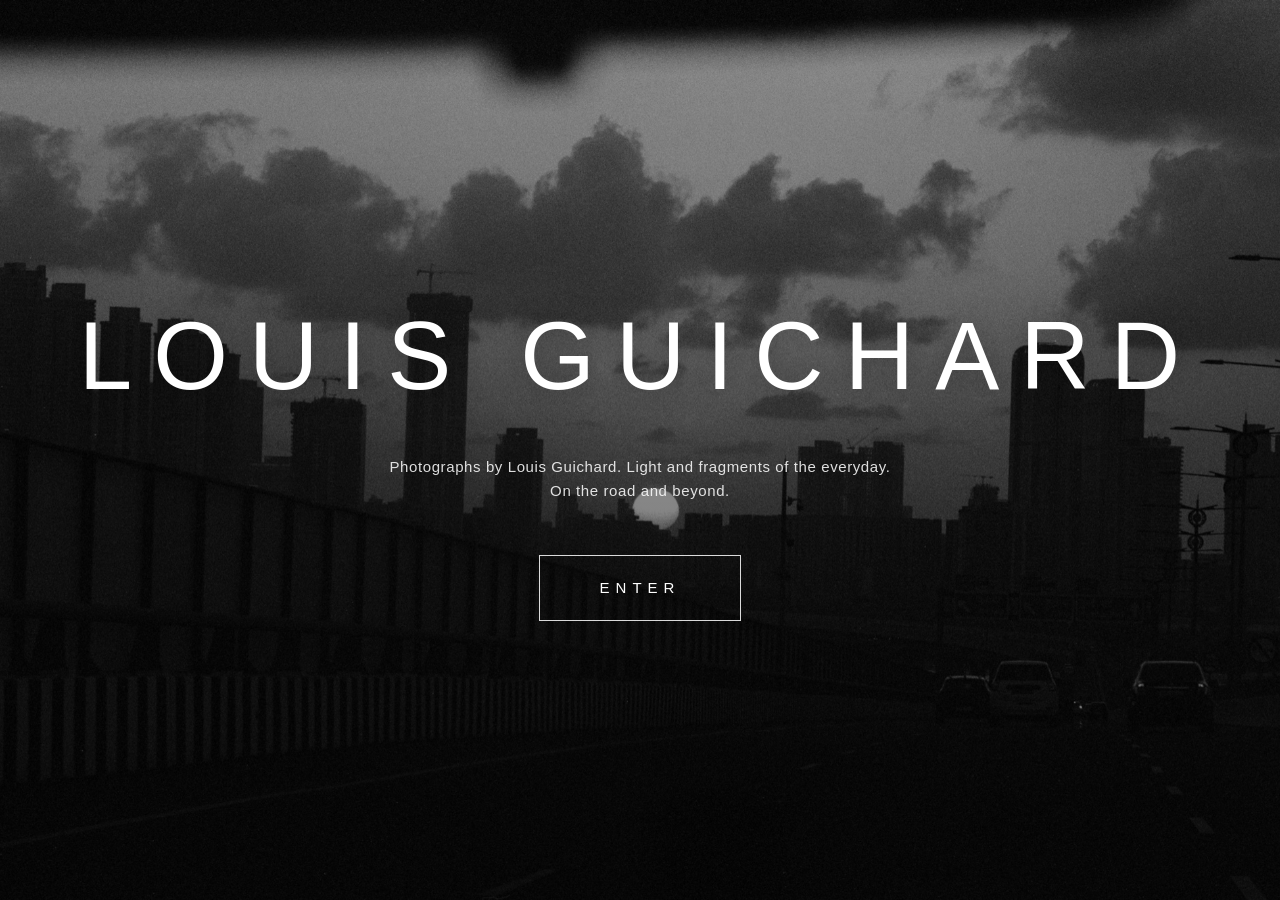
<file: index.html>
<!DOCTYPE html>
<html lang="en">
<head>
  <meta charset="UTF-8">
  <meta name="viewport" content="width=device-width, initial-scale=1.0">
  <title>Louis Guichard · Photographer</title>
  <meta name="description" content="Photographs by Louis Guichard.">
  <link rel="stylesheet" href="assets/style.css">
</head>
<body>
  <main class="splash splash--photo">
    <div class="splash-bg" aria-hidden="true"></div>
    <div class="splash-scrim" aria-hidden="true"></div>
    <div class="splash-content">
      <h1 data-site-name>Louis Guichard</h1>
      <p class="descriptor">Photographs by Louis Guichard. Light and fragments of the everyday. On the road and beyond.</p>
      <a class="enter" href="work.html">Enter</a>
    </div>
  </main>
  <script src="assets/data.js"></script>
  <script src="assets/app.js"></script>
</body>
</html>
</file>
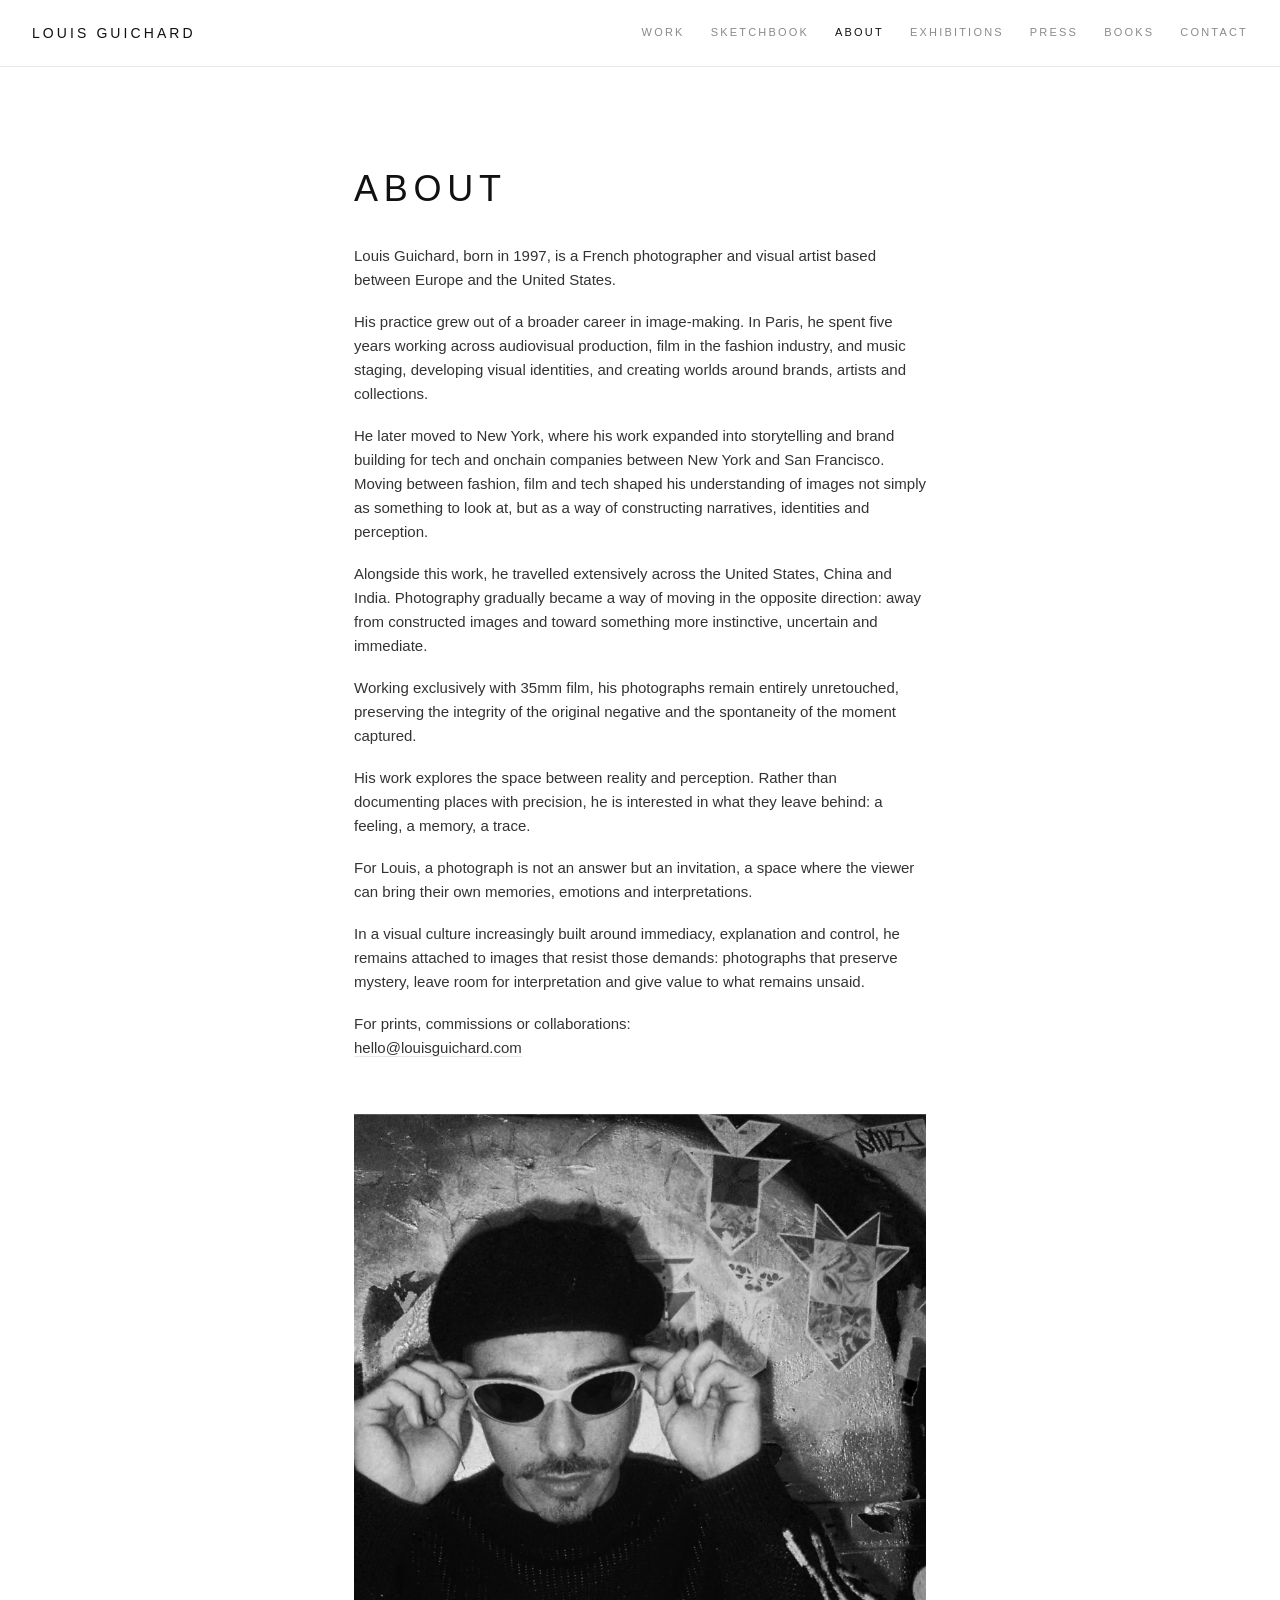
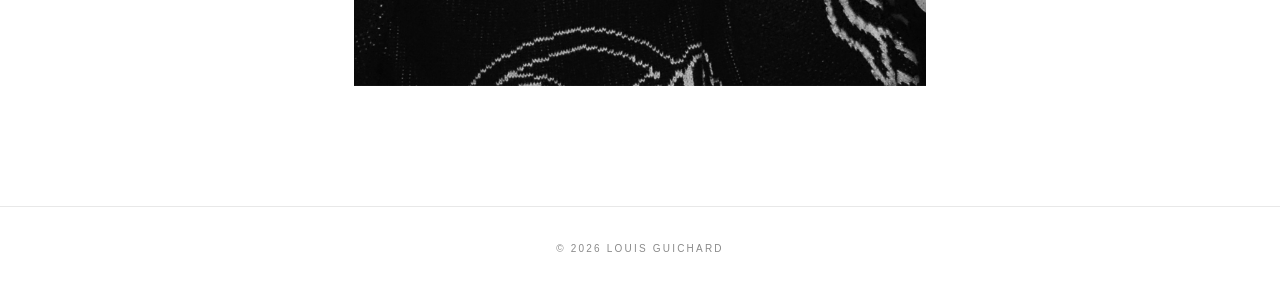
<file: about.html>
<!DOCTYPE html>
<html lang="en">
<head>
  <meta charset="UTF-8">
  <meta name="viewport" content="width=device-width, initial-scale=1.0">
  <title>About · Louis Guichard</title>
  <link rel="stylesheet" href="assets/style.css">
</head>
<body>
  <header class="site-header">
    <a class="brand" href="index.html" data-site-name>Louis Guichard</a>
    <button class="nav-toggle" aria-label="Menu">Menu</button>
    <nav class="site-nav"></nav>
  </header>

  <main>
    <article class="page">
      <h1>About</h1>
      <p>Louis Guichard, born in 1997, is a French photographer and visual artist based between Europe and the United States.</p>
      <p>His practice grew out of a broader career in image-making. In Paris, he spent five years working across audiovisual production, film in the fashion industry, and music staging, developing visual identities, and creating worlds around brands, artists and collections.</p>
      <p>He later moved to New York, where his work expanded into storytelling and brand building for tech and onchain companies between New York and San Francisco. Moving between fashion, film and tech shaped his understanding of images not simply as something to look at, but as a way of constructing narratives, identities and perception.</p>
      <p>Alongside this work, he travelled extensively across the United States, China and India. Photography gradually became a way of moving in the opposite direction: away from constructed images and toward something more instinctive, uncertain and immediate.</p>
      <p>Working exclusively with 35mm film, his photographs remain entirely unretouched, preserving the integrity of the original negative and the spontaneity of the moment captured.</p>
      <p>His work explores the space between reality and perception. Rather than documenting places with precision, he is interested in what they leave behind: a feeling, a memory, a trace.</p>
      <p>For Louis, a photograph is not an answer but an invitation, a space where the viewer can bring their own memories, emotions and interpretations.</p>
      <p>In a visual culture increasingly built around immediacy, explanation and control, he remains attached to images that resist those demands: photographs that preserve mystery, leave room for interpretation and give value to what remains unsaid.</p>
      <p>For prints, commissions or collaborations:<br>
      <a class="link" data-site-email href="mailto:">hello@louisguichard.com</a></p>
      <figure class="page-photo">
        <img src="assets/img/about/portrait.jpg" alt="Louis Guichard" width="1598" height="1600" loading="lazy" decoding="async">
      </figure>
    </article>
  </main>

  <footer class="site-footer">
    &copy; <span data-year></span> <span data-site-name>Louis Guichard</span>
  </footer>

  <script src="assets/data.js"></script>
  <script src="assets/app.js"></script>
</body>
</html>
</file>
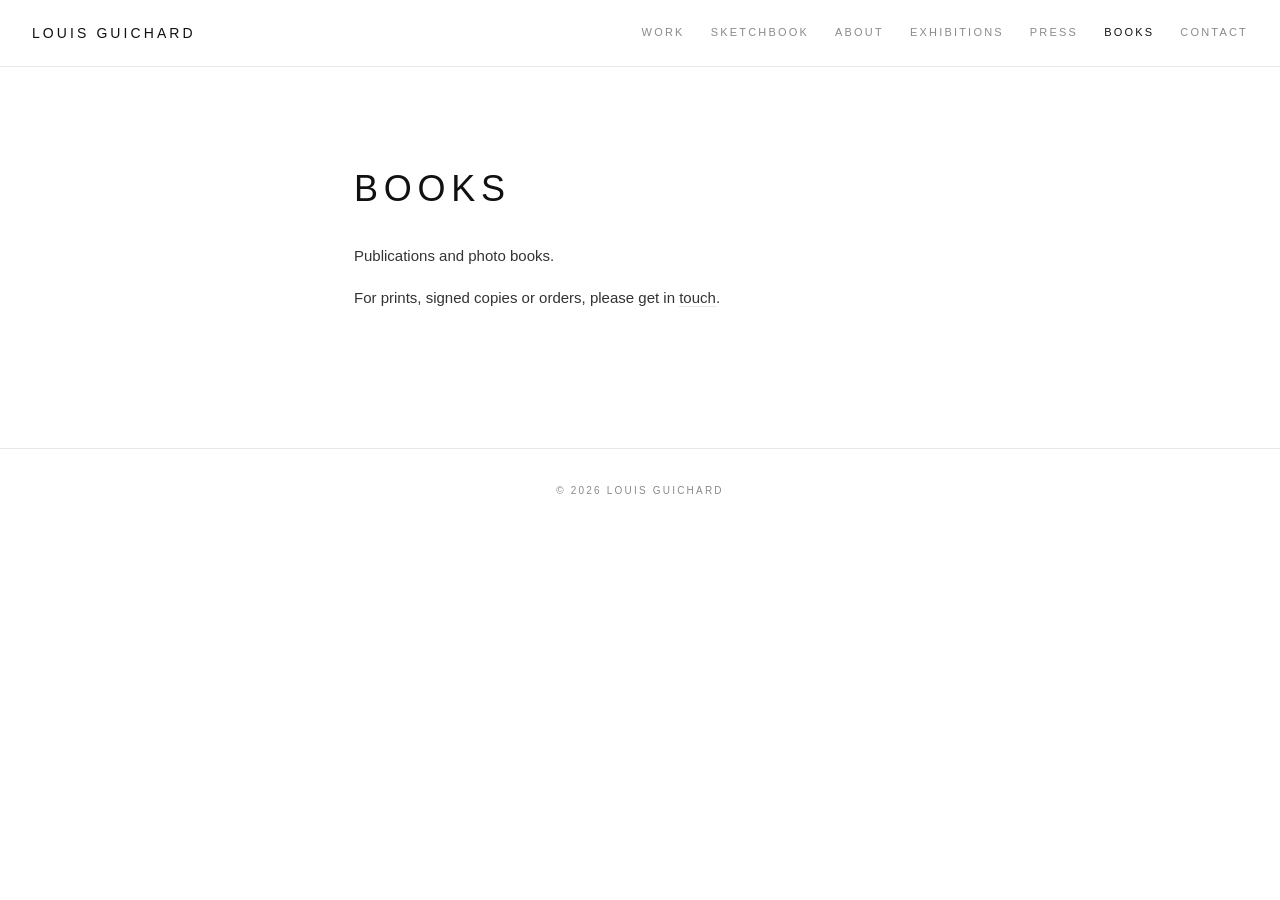
<file: books.html>
<!DOCTYPE html>
<html lang="en">
<head>
  <meta charset="UTF-8">
  <meta name="viewport" content="width=device-width, initial-scale=1.0">
  <title>Books · Louis Guichard</title>
  <link rel="stylesheet" href="assets/style.css">
</head>
<body>
  <header class="site-header">
    <a class="brand" href="index.html" data-site-name>Louis Guichard</a>
    <button class="nav-toggle" aria-label="Menu">Menu</button>
    <nav class="site-nav"></nav>
  </header>

  <main>
    <article class="page">
      <h1>Books</h1>
      <p>Publications and photo books.</p>
      <p>For prints, signed copies or orders, please get in <a class="link" href="contact.html">touch</a>.</p>
    </article>
  </main>

  <footer class="site-footer">
    &copy; <span data-year></span> <span data-site-name>Louis Guichard</span>
  </footer>

  <script src="assets/data.js"></script>
  <script src="assets/app.js"></script>
</body>
</html>
</file>
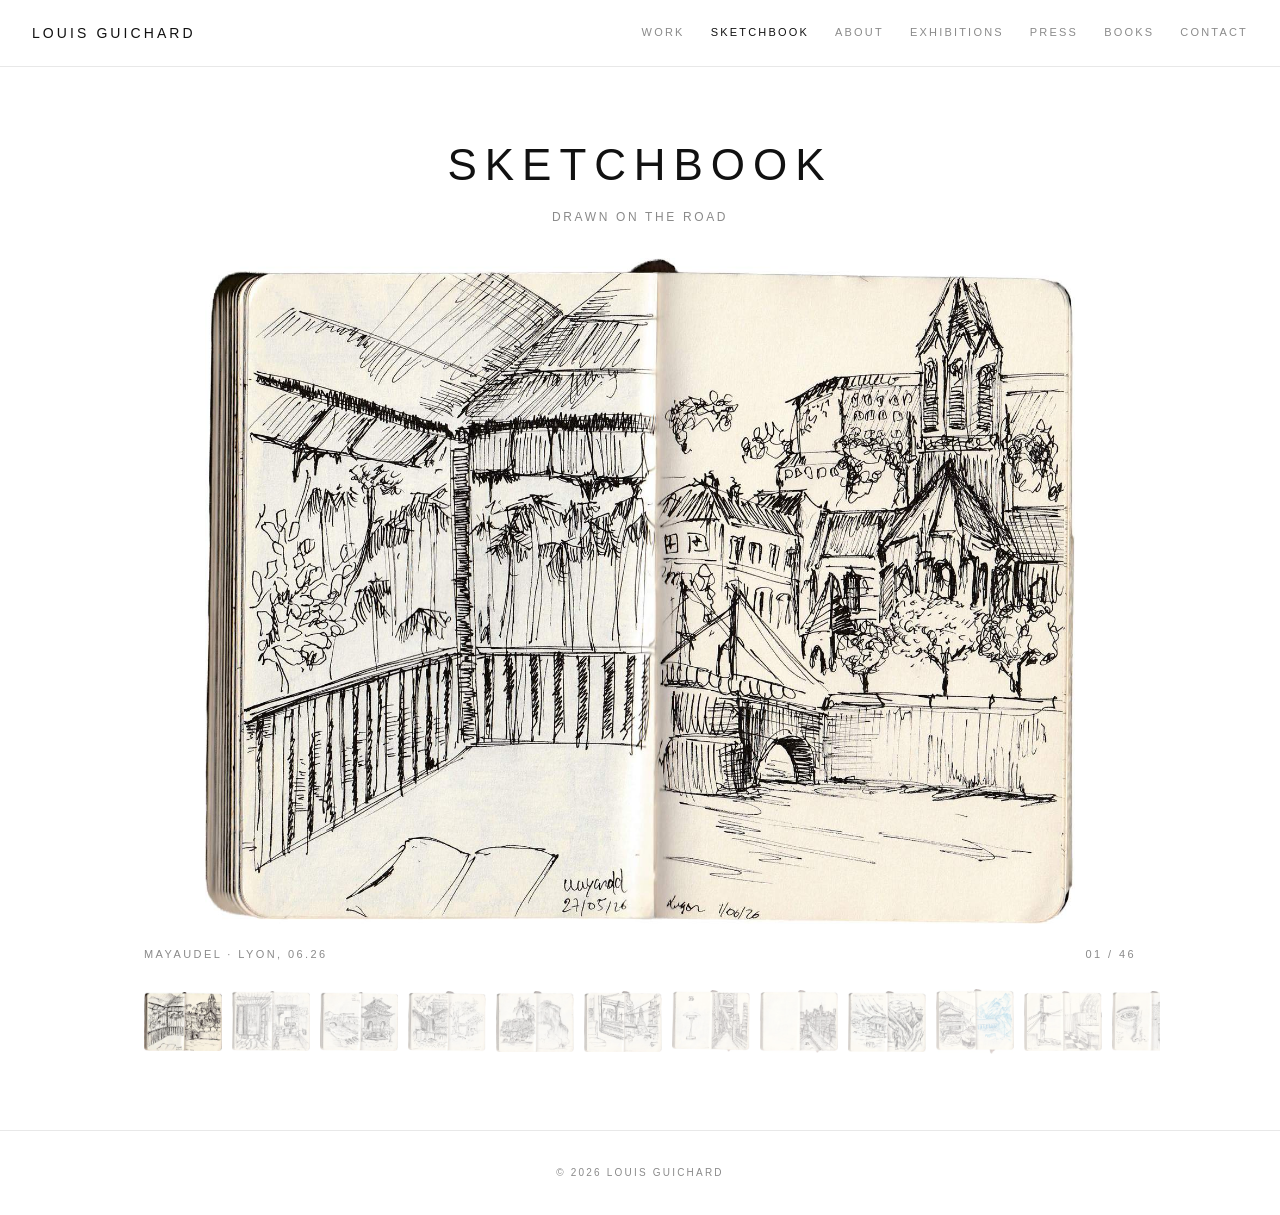
<file: carnet.html>
<!DOCTYPE html>
<html lang="en">
<head>
  <meta charset="UTF-8">
  <meta name="viewport" content="width=device-width, initial-scale=1.0">
  <title>Sketchbook · Louis Guichard</title>
  <link rel="stylesheet" href="assets/style.css">
</head>
<body>
  <header class="site-header">
    <a class="brand" href="index.html" data-site-name>Louis Guichard</a>
    <button class="nav-toggle" aria-label="Menu">Menu</button>
    <nav class="site-nav"></nav>
  </header>

  <main>
    <section class="sketchbook">
      <div class="gallery-head">
        <h1>Sketchbook</h1>
        <p>Drawn on the road</p>
      </div>

      <div class="sb-stage" id="sb-stage">
        <div class="sb-track" id="sb-track"></div>
        <button class="sb-arrow sb-prev" aria-label="Previous page">&#8249;</button>
        <button class="sb-arrow sb-next" aria-label="Next page">&#8250;</button>
      </div>

      <div class="sb-meta">
        <span class="sb-caption" id="sb-caption"></span>
        <span class="sb-count" id="sb-count"></span>
      </div>

      <div class="sb-strip" id="sb-strip"></div>
    </section>
  </main>

  <footer class="site-footer">
    &copy; <span data-year></span> <span data-site-name>Louis Guichard</span>
  </footer>

  <script src="assets/data.js"></script>
  <script src="assets/sketchbook.js"></script>
  <script src="assets/app.js"></script>
</body>
</html>
</file>
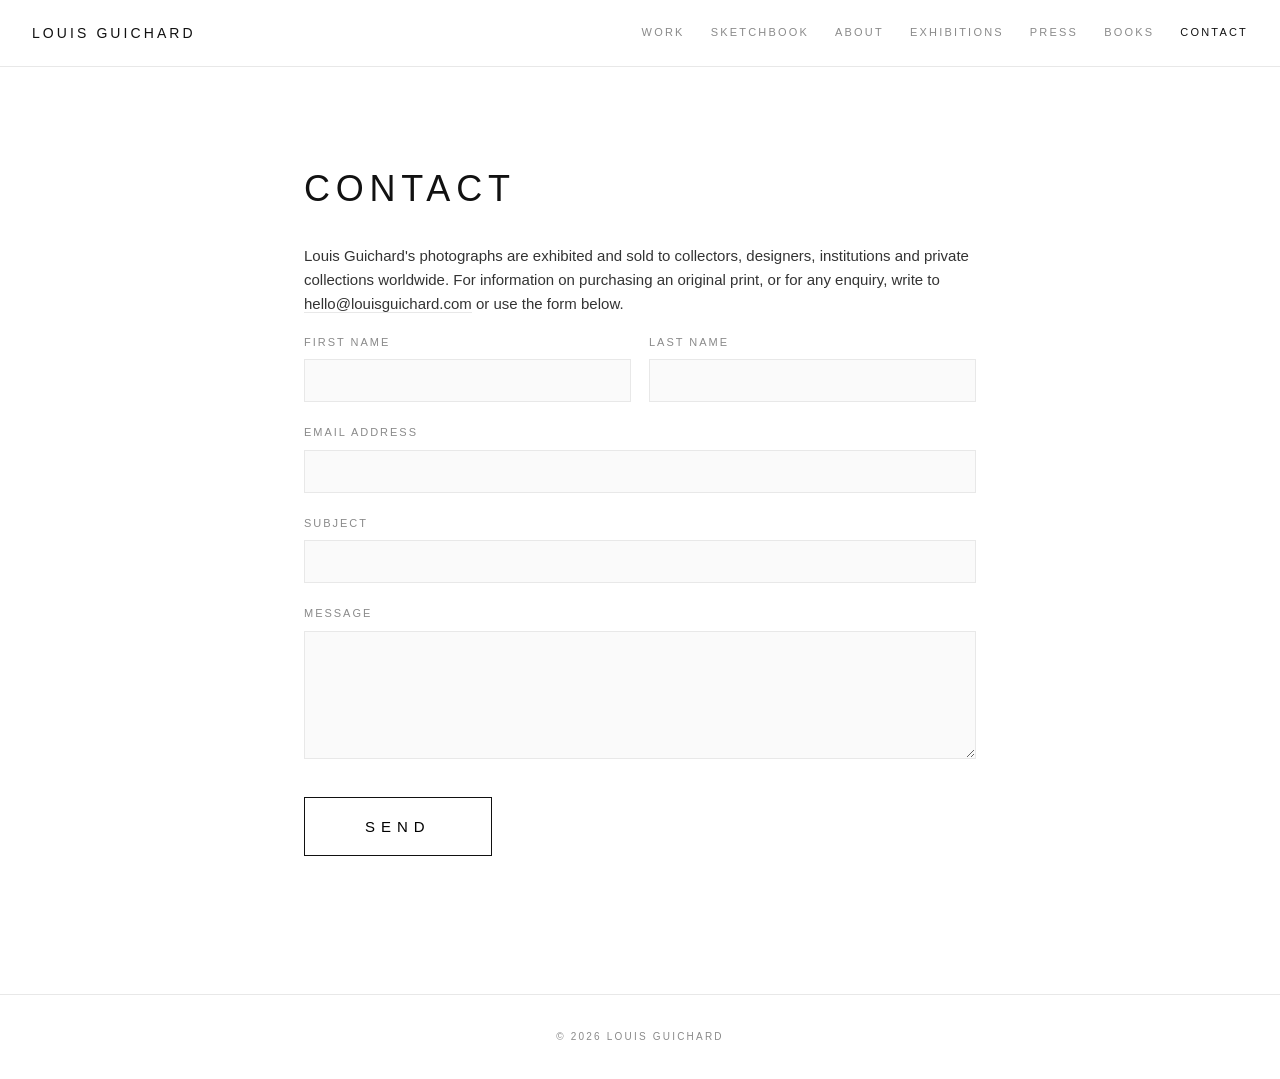
<file: contact.html>
<!DOCTYPE html>
<html lang="en">
<head>
  <meta charset="UTF-8">
  <meta name="viewport" content="width=device-width, initial-scale=1.0">
  <title>Contact · Louis Guichard</title>
  <link rel="stylesheet" href="assets/style.css">
</head>
<body>
  <header class="site-header">
    <a class="brand" href="index.html" data-site-name>Louis Guichard</a>
    <button class="nav-toggle" aria-label="Menu">Menu</button>
    <nav class="site-nav"></nav>
  </header>

  <main>
    <article class="page page--contact">
      <h1>Contact</h1>
      <p class="contact-intro">Louis Guichard's photographs are exhibited and sold to collectors, designers, institutions and private collections worldwide. For information on purchasing an original print, or for any enquiry, write to <a class="link" data-site-email href="mailto:">hello@louisguichard.com</a> or use the form below.</p>

      <form class="contact-form" id="contact-form" novalidate>
        <input type="hidden" name="access_key" value="YOUR_WEB3FORMS_ACCESS_KEY">
        <input type="hidden" name="from_name" value="louisguichard.com">
        <input type="checkbox" name="botcheck" tabindex="-1" autocomplete="off" style="display:none">

        <div class="field-row">
          <div class="field">
            <label for="first_name">First name</label>
            <input type="text" id="first_name" name="first_name" required autocomplete="given-name">
          </div>
          <div class="field">
            <label for="last_name">Last name</label>
            <input type="text" id="last_name" name="last_name" required autocomplete="family-name">
          </div>
        </div>

        <div class="field">
          <label for="email">Email address</label>
          <input type="email" id="email" name="email" required autocomplete="email">
        </div>

        <div class="field">
          <label for="subject">Subject</label>
          <input type="text" id="subject" name="subject" required>
        </div>

        <div class="field">
          <label for="message">Message</label>
          <textarea id="message" name="message" rows="6" required></textarea>
        </div>

        <button type="submit" class="enter" id="contact-submit">Send</button>
        <p class="form-status" id="form-status" role="status" aria-live="polite"></p>
      </form>
    </article>
  </main>

  <footer class="site-footer">
    &copy; <span data-year></span> <span data-site-name>Louis Guichard</span>
  </footer>

  <script src="assets/data.js"></script>
  <script src="assets/app.js"></script>
</body>
</html>
</file>
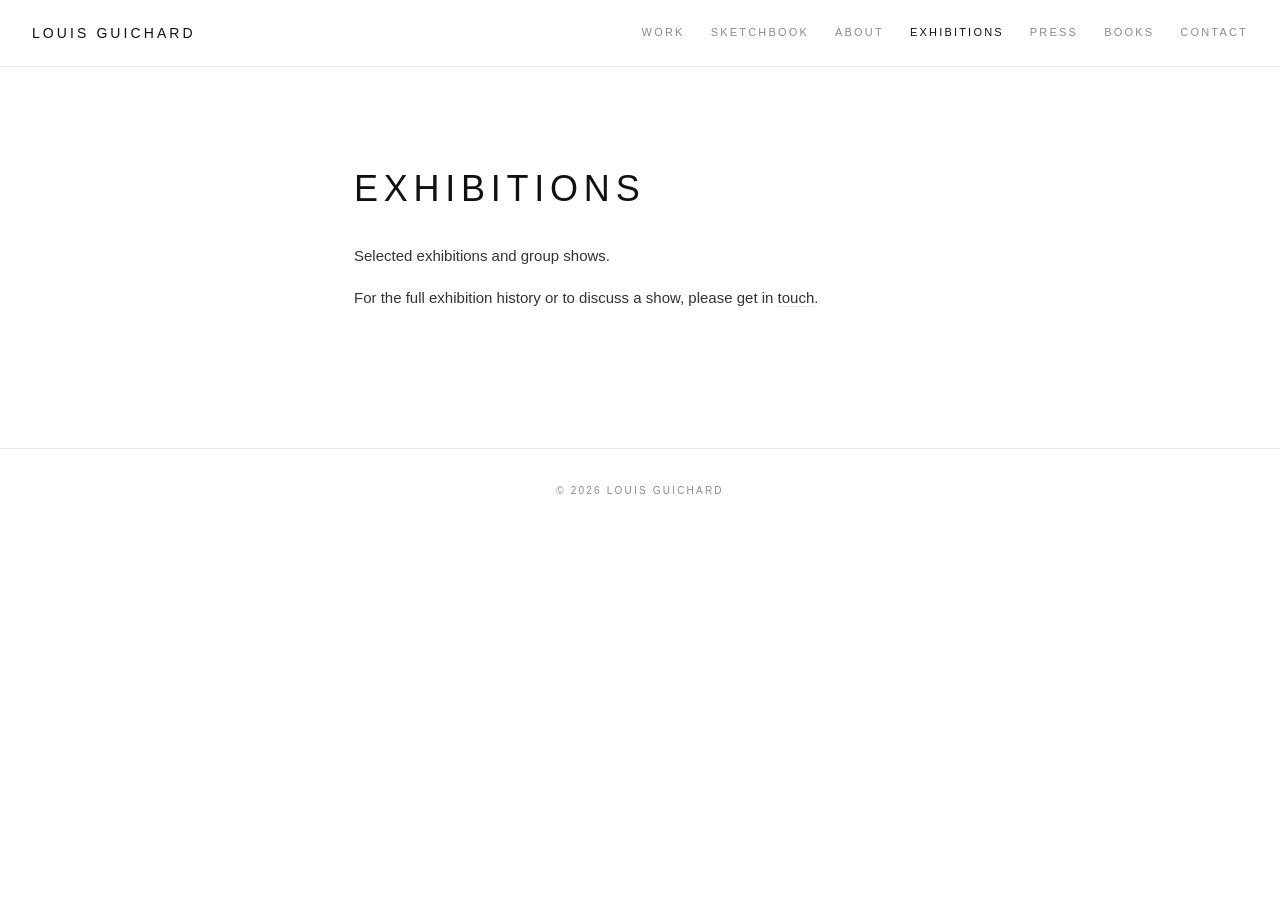
<file: exhibitions.html>
<!DOCTYPE html>
<html lang="en">
<head>
  <meta charset="UTF-8">
  <meta name="viewport" content="width=device-width, initial-scale=1.0">
  <title>Exhibitions · Louis Guichard</title>
  <link rel="stylesheet" href="assets/style.css">
</head>
<body>
  <header class="site-header">
    <a class="brand" href="index.html" data-site-name>Louis Guichard</a>
    <button class="nav-toggle" aria-label="Menu">Menu</button>
    <nav class="site-nav"></nav>
  </header>

  <main>
    <article class="page">
      <h1>Exhibitions</h1>
      <p>Selected exhibitions and group shows.</p>
      <p>For the full exhibition history or to discuss a show, please get in <a class="link" href="contact.html">touch</a>.</p>
    </article>
  </main>

  <footer class="site-footer">
    &copy; <span data-year></span> <span data-site-name>Louis Guichard</span>
  </footer>

  <script src="assets/data.js"></script>
  <script src="assets/app.js"></script>
</body>
</html>
</file>
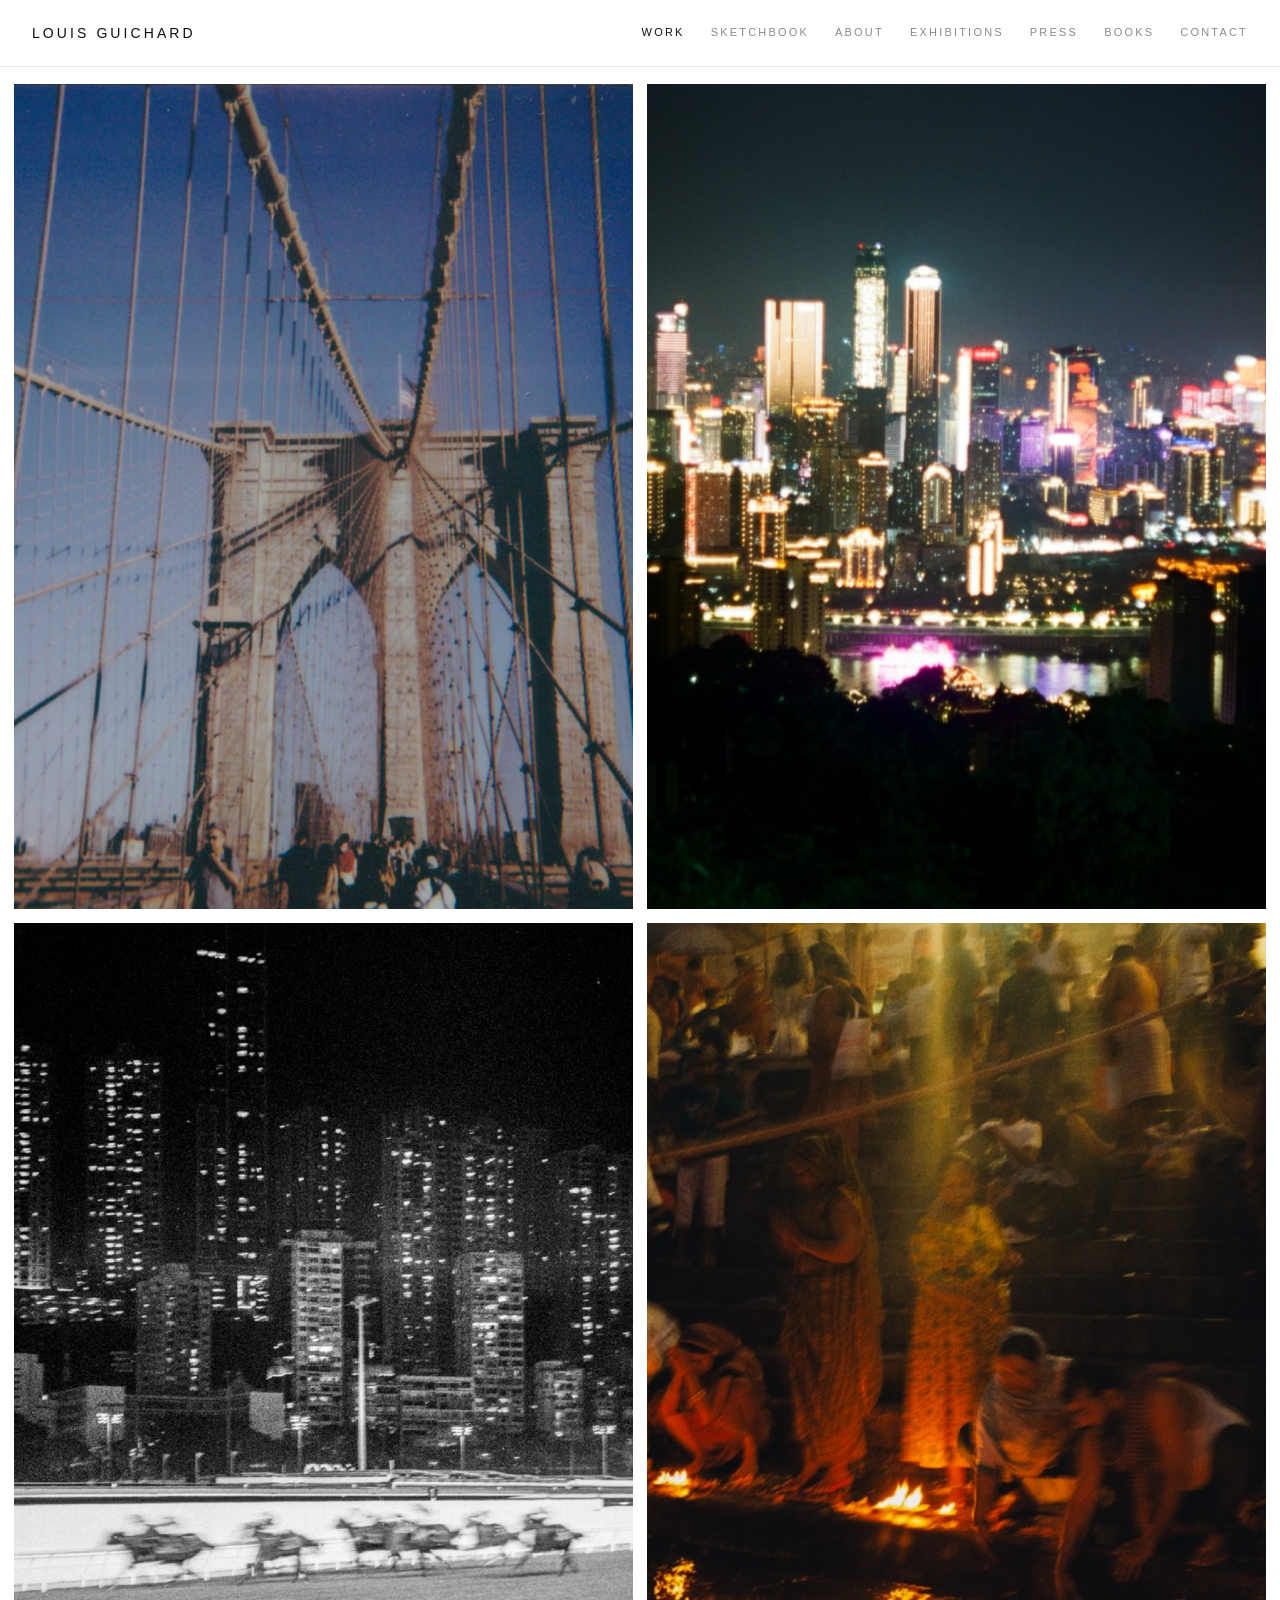
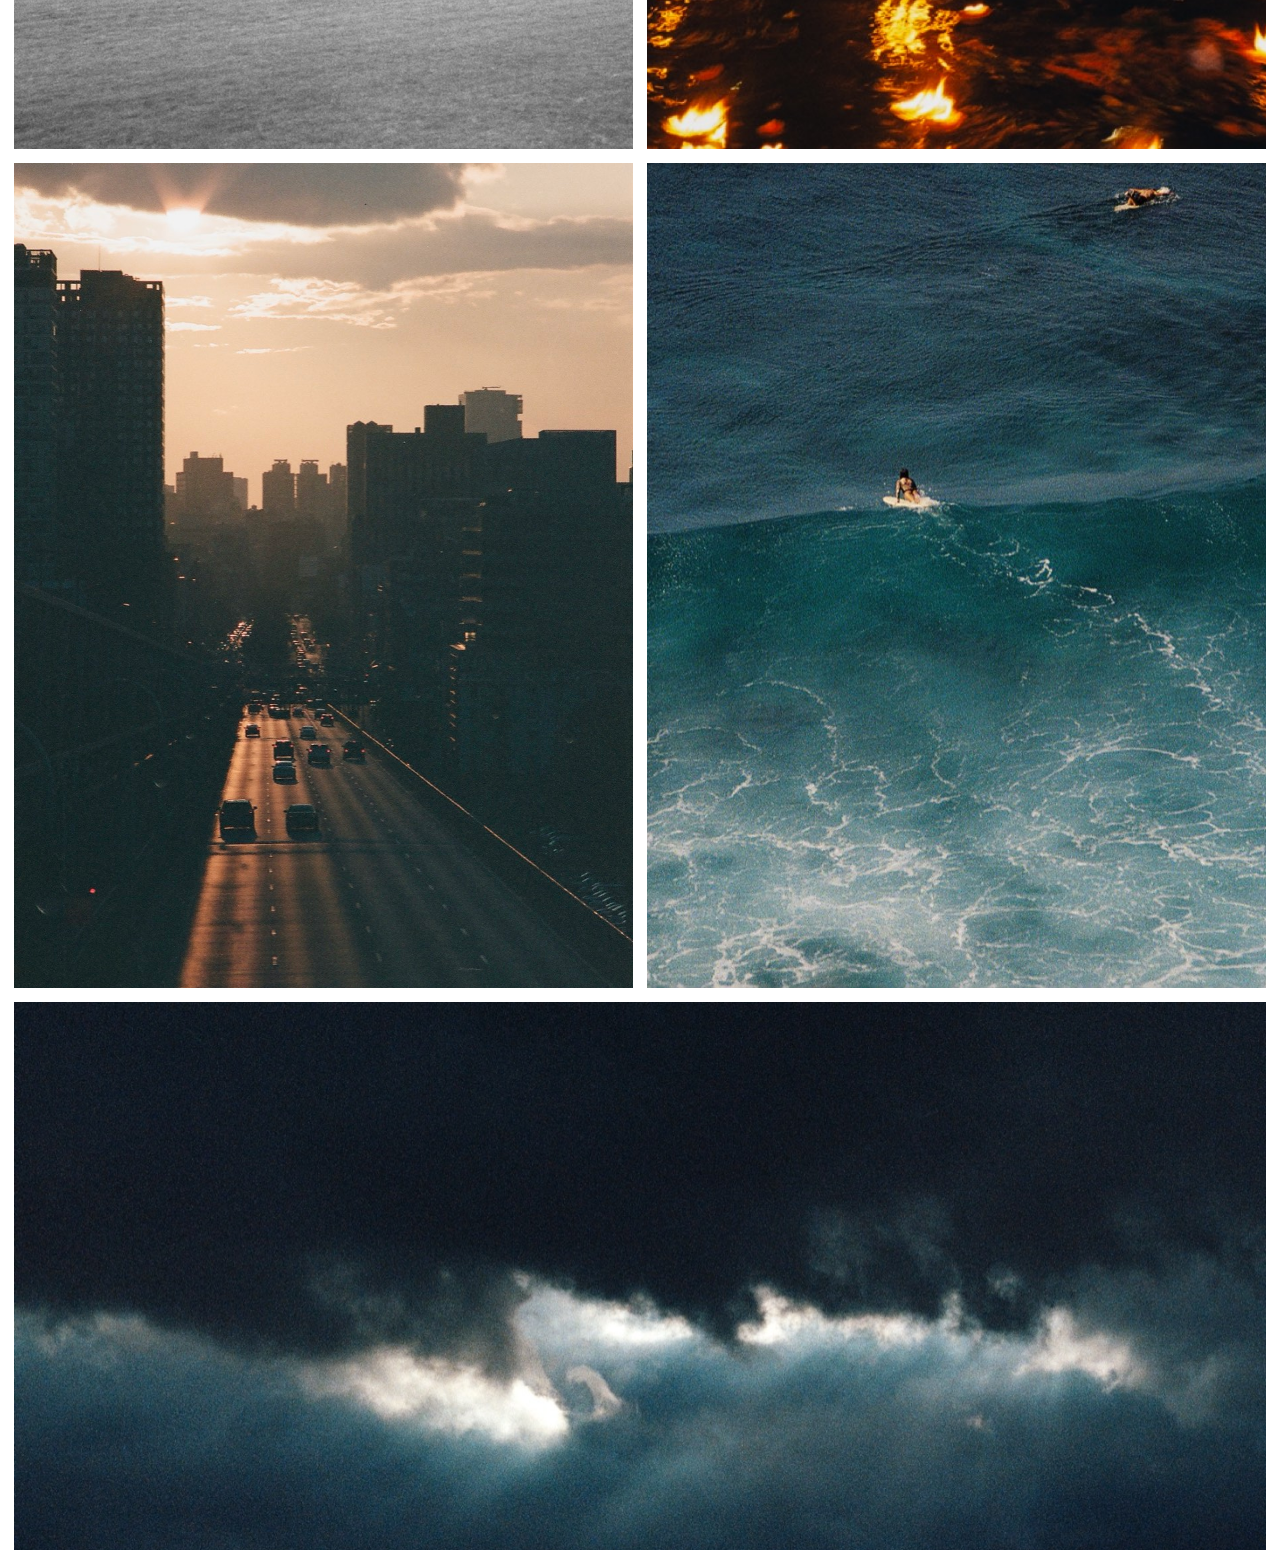
<file: gallery.html>
<!DOCTYPE html>
<html lang="en">
<head>
  <meta charset="UTF-8">
  <meta name="viewport" content="width=device-width, initial-scale=1.0">
  <title>Gallery · Louis Guichard</title>
  <link rel="stylesheet" href="assets/style.css">
</head>
<body>
  <header class="site-header">
    <a class="brand" href="index.html" data-site-name>Louis Guichard</a>
    <button class="nav-toggle" aria-label="Menu">Menu</button>
    <nav class="site-nav"></nav>
  </header>

  <main>
    <div class="gallery-head">
      <h1 id="gallery-title">&nbsp;</h1>
      <p id="gallery-sub"></p>
    </div>
    <section class="gallery" id="gallery"><!-- images injected by app.js --></section>
    <nav class="gallery-nav" id="gallery-nav"></nav>
  </main>

  <script src="assets/data.js"></script>
  <script src="assets/app.js"></script>
</body>
</html>
</file>
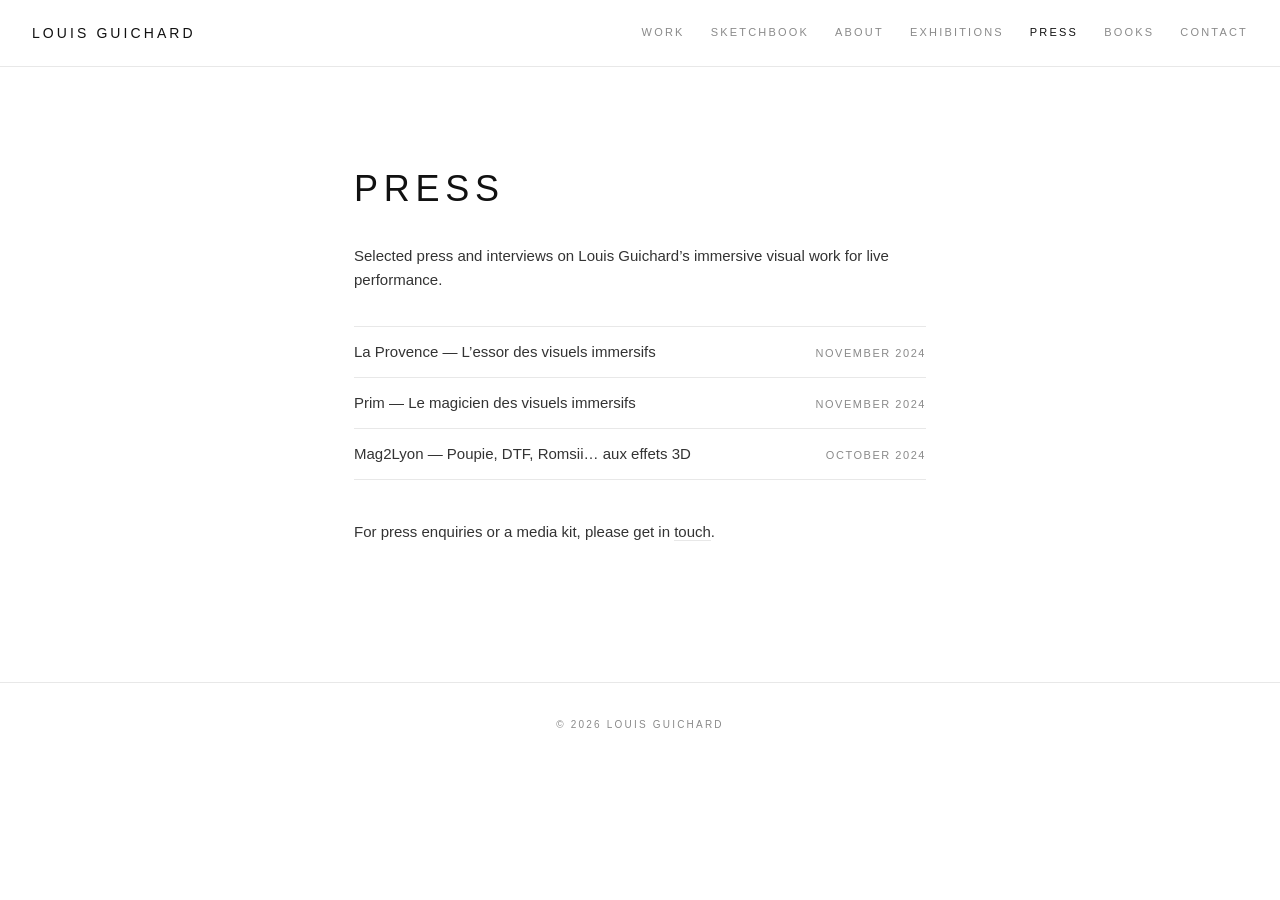
<file: press.html>
<!DOCTYPE html>
<html lang="en">
<head>
  <meta charset="UTF-8">
  <meta name="viewport" content="width=device-width, initial-scale=1.0">
  <title>Press · Louis Guichard</title>
  <link rel="stylesheet" href="assets/style.css">
</head>
<body>
  <header class="site-header">
    <a class="brand" href="index.html" data-site-name>Louis Guichard</a>
    <button class="nav-toggle" aria-label="Menu">Menu</button>
    <nav class="site-nav"></nav>
  </header>

  <main>
    <article class="page">
      <h1>Press</h1>
      <p>Selected press and interviews on Louis Guichard’s immersive visual work for live performance.</p>

      <ul class="press-list">
        <li>
          <a class="link" href="https://www.laprovence.com/article/culture-loisirs/1186447586650514/louis-guichard-et-lessor-des-visuels-immersifs-revolutionner-lexperience-du-spectacle-vivant" target="_blank" rel="noopener" title="Louis Guichard et l’essor des visuels immersifs : révolutionner l’expérience du spectacle vivant">La Provence — L’essor des visuels immersifs</a>
          <span class="press-date">November 2024</span>
        </li>
        <li>
          <a class="link" href="https://prim.net/louis-guichard-le-magicien-des-visuels-immersifs-qui-revolutionne-la-scene-musicale/" target="_blank" rel="noopener" title="Louis Guichard, le magicien des visuels immersifs qui révolutionne la scène musicale">Prim — Le magicien des visuels immersifs</a>
          <span class="press-date">November 2024</span>
        </li>
        <li>
          <a class="link" href="https://www.mag2lyon.fr/poupie-dtf-romsii-aux-effets-3d-un-jeune-lyonnais/" target="_blank" rel="noopener" title="Poupie, DTF, Romsii… Aux effets 3D : un jeune lyonnais !">Mag2Lyon — Poupie, DTF, Romsii… aux effets 3D</a>
          <span class="press-date">October 2024</span>
        </li>
      </ul>

      <p>For press enquiries or a media kit, please get in <a class="link" href="contact.html">touch</a>.</p>
    </article>
  </main>

  <footer class="site-footer">
    &copy; <span data-year></span> <span data-site-name>Louis Guichard</span>
  </footer>

  <script src="assets/data.js"></script>
  <script src="assets/app.js"></script>
</body>
</html>
</file>
<file: assets/style.css>
/* ===== Louis Guichard Photography ===== */
:root {
  --bg: #ffffff;
  --fg: #111111;
  --muted: #8a8a8a;
  --line: #e8e8e8;
  --maxw: 1040px;
  --ease: cubic-bezier(.22,.61,.36,1);
}

* { box-sizing: border-box; }

html, body { margin: 0; padding: 0; }

body {
  background: var(--bg);
  color: var(--fg);
  font-family: -apple-system, BlinkMacSystemFont, "Helvetica Neue", Helvetica, Arial, sans-serif;
  font-weight: 300;
  -webkit-font-smoothing: antialiased;
  text-rendering: optimizeLegibility;
  line-height: 1.6;
}

a { color: inherit; text-decoration: none; }

img { display: block; max-width: 100%; }

/* ---------- shared type ---------- */
.eyebrow {
  font-size: 11px;
  letter-spacing: .28em;
  text-transform: uppercase;
  color: var(--muted);
}

/* ===================================================== */
/* SPLASH (index.html)                                   */
/* ===================================================== */
.splash {
  min-height: 100vh;
  min-height: 100svh;
  display: flex;
  flex-direction: column;
  align-items: center;
  justify-content: center;
  text-align: center;
  padding: 40px 24px;
}
.splash h1 {
  font-size: clamp(40px, 9.5vw, 96px);
  font-weight: 300;
  letter-spacing: .22em;
  text-transform: uppercase;
  margin: 0 0 22px;
}
.splash .descriptor {
  max-width: 520px;
  font-size: 15px;
  letter-spacing: .04em;
  color: var(--muted);
  margin: 0 auto 52px;
}
.enter {
  display: inline-block;
  font-size: 15px;
  letter-spacing: .4em;
  text-transform: uppercase;
  padding: 20px 60px;
  border: 1px solid var(--fg);
  transition: background .4s var(--ease), color .4s var(--ease);
}
.enter:hover { background: var(--fg); color: var(--bg); }

.socials {
  margin-top: 50px;
  display: flex;
  gap: 22px;
  align-items: center;
}
.socials a {
  font-size: 11px;
  letter-spacing: .2em;
  text-transform: uppercase;
  color: var(--muted);
  transition: color .3s var(--ease);
}
.socials a:hover { color: var(--fg); }

/* ---- splash with background photo (white text on dark scrim) ---- */
.splash--photo { position: relative; color: #fff; overflow: hidden; }
.splash-bg {
  position: fixed;
  inset: 0;
  background-image: url("img/home-bg.jpg");
  background-size: cover;
  background-position: center;
  z-index: 0;
}
.splash-scrim {
  position: fixed;
  inset: 0;
  background: linear-gradient(rgba(0,0,0,.42), rgba(0,0,0,.52));
  z-index: 1;
}
.splash-content { position: relative; z-index: 2; }
.splash--photo h1 { color: #fff; text-shadow: 0 1px 30px rgba(0,0,0,.35); }
.splash--photo .descriptor { color: rgba(255,255,255,.86); }
.splash--photo .enter { border-color: rgba(255,255,255,.85); color: #fff; }
.splash--photo .enter:hover { background: #fff; color: #111; border-color: #fff; }
.splash--photo .socials a { color: rgba(255,255,255,.7); }
.splash--photo .socials a:hover { color: #fff; }

/* ===================================================== */
/* HEADER / NAV (inner pages)                            */
/* ===================================================== */
.site-header {
  position: fixed;
  top: 0; left: 0; right: 0;
  z-index: 50;
  display: flex;
  align-items: center;
  justify-content: space-between;
  padding: 22px 32px;
  background: rgba(255,255,255,.86);
  backdrop-filter: saturate(120%) blur(8px);
  border-bottom: 1px solid var(--line);
}
.site-header .brand {
  font-size: 14px;
  letter-spacing: .22em;
  text-transform: uppercase;
}
.site-nav { display: flex; gap: 26px; }
.site-nav a {
  font-size: 11px;
  letter-spacing: .2em;
  text-transform: uppercase;
  color: var(--muted);
  transition: color .3s var(--ease);
}
.site-nav a:hover, .site-nav a.active { color: var(--fg); }

.nav-toggle { display: none; background: none; border: 0; cursor: pointer; font-size: 11px; letter-spacing:.2em; text-transform:uppercase; color: var(--fg); }

main { padding-top: 70px; }

/* ===================================================== */
/* WORK INDEX (work.html)                                */
/* ===================================================== */
.index-grid {
  display: grid;
  grid-template-columns: repeat(2, 1fr);
  gap: 14px;
  max-width: 1500px;
  margin: 0 auto;
  padding: 14px;
}
.index-item {
  position: relative;
  display: block;
  overflow: hidden;
  aspect-ratio: 3 / 4;
  background: #ececec;
}
/* a lone last item spans full width (banner), like the reference bottom block */
.index-item:last-child:nth-child(odd) {
  grid-column: 1 / -1;
  aspect-ratio: 16 / 7;
}
.index-item img {
  width: 100%; height: 100%;
  object-fit: cover;
  display: block;
  transition: transform 1.4s var(--ease);
  -webkit-user-drag: none; user-select: none;
  -webkit-touch-callout: none; -webkit-user-select: none; pointer-events: none;
}
.index-item:hover img { transform: scale(1.04); }
.index-overlay {
  position: absolute; inset: 0; z-index: 2;
  display: flex; align-items: center; justify-content: center;
  background: rgba(0,0,0,0);
  transition: background .45s var(--ease);
}
.index-item:hover .index-overlay { background: rgba(0,0,0,.34); }
.index-title {
  color: #fff;
  font-size: clamp(20px, 2.7vw, 36px);
  font-weight: 300;
  letter-spacing: .18em;
  text-transform: uppercase;
  text-align: center;
  padding: 0 18px;
  opacity: 0;
  transform: translateY(8px);
  transition: opacity .45s var(--ease), transform .45s var(--ease);
  text-shadow: 0 1px 24px rgba(0,0,0,.4);
}
.index-item:hover .index-title { opacity: 1; transform: none; }

/* ===================================================== */
/* GALLERY (gallery.html)                                */
/* ===================================================== */
.gallery-head {
  text-align: center;
  padding: 60px 24px 30px;
}
.gallery-head h1 {
  font-size: clamp(26px, 5vw, 44px);
  font-weight: 300;
  letter-spacing: .18em;
  text-transform: uppercase;
  margin: 0 0 8px;
}
.gallery-head p { color: var(--muted); font-size: 12px; letter-spacing: .22em; text-transform: uppercase; margin: 0; }

.gallery {
  max-width: 1280px;
  margin: 0 auto;
  padding: 14px 14px 80px;
  display: grid;
  grid-template-columns: repeat(3, 1fr);
  gap: 12px;
}
.gallery figure {
  margin: 0;
  position: relative;
  overflow: hidden;
  cursor: pointer;
  background: #f0f0f0;
}
/* transparent cover layer: deters drag / "save image as" (hits the layer, not the img) */
.gallery figure::after {
  content: "";
  position: absolute;
  inset: 0;
  z-index: 2;
}
.gallery img {
  display: block;
  width: 100%;
  aspect-ratio: 3 / 2;
  height: auto;
  object-fit: cover;
  opacity: 0;
  transform: scale(1.015);
  transition: opacity .8s var(--ease), transform 1.2s var(--ease);
  -webkit-user-drag: none;
  user-select: none;
  -webkit-touch-callout: none;
  -webkit-user-select: none;
  pointer-events: none;
}
/* polaroid series: keep the frame, no 3:2 crop */
.gallery--polaroid { max-width: 1180px; gap: 22px; }
.gallery--polaroid figure { background: transparent; }
.gallery--polaroid img { aspect-ratio: auto; object-fit: contain; }

.gallery img.in { opacity: 1; transform: none; }
.gallery figure:hover img.in { opacity: .82; }

.gallery-nav {
  display: flex;
  justify-content: space-between;
  max-width: var(--maxw);
  margin: 0 auto;
  padding: 0 24px 90px;
  font-size: 11px; letter-spacing: .2em; text-transform: uppercase;
  color: var(--muted);
}
.gallery-nav a { transition: color .3s var(--ease); }
.gallery-nav a:hover { color: var(--fg); }

/* ===================================================== */
/* TEXT PAGES (about / contact)                          */
/* ===================================================== */
.page {
  max-width: 620px;
  margin: 0 auto;
  padding: 90px 24px 120px;
}
.page h1 {
  font-size: clamp(24px, 4.4vw, 36px);
  font-weight: 300;
  letter-spacing: .16em;
  text-transform: uppercase;
  margin: 0 0 26px;
}
.page p { font-size: 15px; color: #333; margin: 0 0 18px; }
.page a.link { border-bottom: 1px solid var(--line); }
.page a.link:hover { border-color: var(--fg); }
/* ---- press list ---- */
.press-list { list-style: none; margin: 34px 0 40px; padding: 0; }
.press-list li {
  display: flex; align-items: baseline; gap: 18px;
  padding: 13px 0;
  border-top: 1px solid var(--line);
  font-size: 15px;
}
.press-list li:last-child { border-bottom: 1px solid var(--line); }
.page .press-list a.link { flex: 1; color: #333; border-bottom: 0; }
.page .press-list a.link:hover { color: var(--fg); }
.press-date {
  flex: none;
  font-size: 11px; letter-spacing: .14em; text-transform: uppercase;
  color: var(--muted);
}

.page-photo { margin: 54px 0 0; }
.page-photo img { display: block; width: 100%; height: auto; }

/* ---- contact form ---- */
.page--contact { max-width: 720px; }
.contact-intro { margin-bottom: 42px; }
.contact-form { margin-top: 6px; }
.field { margin-bottom: 22px; }
.field-row { display: grid; grid-template-columns: 1fr 1fr; gap: 18px; }
.field label {
  display: block;
  font-size: 11px; letter-spacing: .18em; text-transform: uppercase;
  color: var(--muted); margin-bottom: 8px;
}
.field input, .field textarea {
  width: 100%; box-sizing: border-box;
  font-family: inherit; font-size: 15px; font-weight: 300; color: var(--fg);
  background: #fafafa; border: 1px solid var(--line); border-radius: 0;
  padding: 12px 14px; transition: border-color .25s var(--ease);
}
.field input:focus, .field textarea:focus { outline: none; border-color: var(--fg); }
.field textarea { resize: vertical; min-height: 120px; }
.contact-form .enter {
  margin-top: 8px; cursor: pointer;
  background: none; font-family: inherit;
}
.contact-form .enter:disabled { opacity: .5; cursor: default; }
.form-status { margin-top: 20px; font-size: 13px; letter-spacing: .02em; }
.form-status.ok { color: #2e7d32; }
.form-status.err { color: #c0392b; }
@media (max-width: 560px) { .field-row { grid-template-columns: 1fr; gap: 0; } }

/* ===================================================== */
/* LIGHTBOX                                              */
/* ===================================================== */
.lightbox {
  position: fixed; inset: 0; z-index: 100;
  background: rgba(15,15,15,.975);
  display: none;
  align-items: center; justify-content: center;
}
.lightbox.open { display: flex; }
.lightbox .lb-stage {
  position: relative;
  max-width: 90vw; max-height: 86vh;
  display: flex; align-items: center; justify-content: center;
}
/* transparent cover layer: long-press / "save image" hits the layer, not the img */
.lightbox .lb-stage::after {
  content: "";
  position: absolute;
  inset: 0;
  z-index: 2;
}
.lightbox img {
  max-width: 90vw; max-height: 86vh; width: auto; height: auto;
  opacity: 0; transition: opacity .35s var(--ease);
  -webkit-user-drag: none; user-select: none;
  -webkit-touch-callout: none; -webkit-user-select: none; pointer-events: none;
}
.lightbox img.ready { opacity: 1; }
.lb-btn {
  position: fixed;
  background: rgba(0,0,0,.28);
  color: #fff; border: 0; cursor: pointer;
  display: flex; align-items: center; justify-content: center;
  transition: background .25s var(--ease), opacity .25s var(--ease);
  z-index: 101;
}
.lb-btn:hover { background: rgba(0,0,0,.55); }
.lb-prev, .lb-next { top: 50%; transform: translateY(-50%); width: 52px; height: 76px; font-size: 26px; }
.lb-prev { left: 18px; }
.lb-next { right: 18px; }
.lb-close { top: 16px; right: 18px; width: 46px; height: 46px; font-size: 26px; line-height: 1; }
.lb-count {
  position: fixed; bottom: 22px; left: 0; right: 0;
  text-align: center; color: rgba(255,255,255,.7);
  font-size: 11px; letter-spacing: .25em; z-index: 101;
}
@media (max-width: 640px) {
  .lb-prev, .lb-next { width: 40px; height: 60px; font-size: 20px; }
  .lb-prev { left: 6px; } .lb-next { right: 6px; }
}

/* ===================================================== */
/* SKETCHBOOK (carnet.html)                              */
/* ===================================================== */
.sketchbook { padding-bottom: 70px; }

.sb-stage {
  position: relative;
  overflow: hidden;
  height: min(74vh, 58vw);
  min-height: 300px;
  touch-action: pan-y;
  cursor: grab;
  -webkit-user-select: none; user-select: none;
}
.sb-stage.dragging { cursor: grabbing; }

.sb-track { position: relative; height: 100%; }

/* spreads are stacked: page changes are a cross-fade, not a slide */
.sb-slide {
  position: absolute;
  inset: 0;
  display: flex;
  align-items: center;
  justify-content: center;
  padding: 0 clamp(10px, 4vw, 60px);
  opacity: 0;
  visibility: hidden;
  pointer-events: none;
  transition: opacity .5s var(--ease), visibility 0s linear .5s;
}
.sb-slide.active {
  opacity: 1;
  visibility: visible;
  transition: opacity .5s var(--ease), visibility 0s;
}
.sb-stage.dragging .sb-slide.active { opacity: .55; transition: opacity .15s var(--ease); }
.sb-slide img {
  max-width: 100%;
  max-height: 100%;
  width: auto;
  object-fit: contain;
  -webkit-user-drag: none;
}

/* arrows: quiet until the stage is hovered */
.sb-arrow {
  position: absolute;
  top: 50%;
  transform: translateY(-50%);
  width: 46px; height: 66px;
  background: none;
  border: 0;
  cursor: pointer;
  font-size: 30px;
  line-height: 1;
  color: var(--fg);
  opacity: 0;
  transition: opacity .3s var(--ease);
}
.sb-prev { left: 4px; }
.sb-next { right: 4px; }
.sb-stage:hover .sb-arrow { opacity: .45; }
.sb-arrow:hover { opacity: 1 !important; }

.sb-meta {
  max-width: var(--maxw);
  margin: 22px auto 0;
  padding: 0 24px;
  display: flex;
  align-items: baseline;
  justify-content: space-between;
  gap: 20px;
  font-size: 11px;
  letter-spacing: .22em;
  text-transform: uppercase;
  color: var(--muted);
}
.sb-caption { transition: opacity .3s var(--ease); }

.sb-strip {
  position: relative; /* so thumb.offsetLeft is measured inside the strip */
  display: flex;
  gap: 10px;
  overflow-x: auto;
  scrollbar-width: none;
  padding: 26px 24px 6px;
  max-width: var(--maxw);
  margin: 0 auto;
}
.sb-strip::-webkit-scrollbar { display: none; }
.sb-strip button {
  flex: 0 0 auto;
  width: 78px;
  padding: 0;
  background: none;
  border: 0;
  cursor: pointer;
  line-height: 0;
}
.sb-strip img {
  width: 100%;
  height: auto;
  opacity: .38;
  transition: opacity .3s var(--ease);
}
.sb-strip button:hover img { opacity: .75; }
.sb-strip button.active img { opacity: 1; }

@media (max-width: 640px) {
  .sketchbook { padding-bottom: 40px; }
  .sb-stage { height: min(62vh, 82vw); }
  .sb-arrow { display: none; }
  .sb-meta { padding: 0 16px; font-size: 10px; }
  .sb-strip { padding: 20px 16px 6px; gap: 8px; }
  .sb-strip button { width: 62px; }
}

/* ---------- footer ---------- */
.site-footer {
  border-top: 1px solid var(--line);
  text-align: center;
  padding: 34px 24px;
  font-size: 10px;
  letter-spacing: .22em;
  text-transform: uppercase;
  color: var(--muted);
}
.site-footer a:hover { color: var(--fg); }

/* ===================================================== */
/* RESPONSIVE                                            */
/* ===================================================== */
@media (max-width: 640px) {
  .site-header { padding: 16px 20px; }
  .nav-toggle { display: block; }
  .site-nav {
    position: fixed; top: 53px; left: 0; right: 0;
    flex-direction: column; gap: 0;
    background: var(--bg);
    border-bottom: 1px solid var(--line);
    max-height: 0; overflow: hidden;
    transition: max-height .4s var(--ease);
  }
  .site-nav.open { max-height: 320px; }
  .site-nav a { padding: 16px 20px; border-top: 1px solid var(--line); }
  main { padding-top: 54px; }
}

@media (max-width: 900px) {
  .gallery { grid-template-columns: repeat(2, 1fr); gap: 8px; }
}
/* seven nav items no longer fit beside the brand on narrow desktops */
@media (min-width: 641px) and (max-width: 980px) {
  .site-header { padding: 22px 20px; }
  .site-nav { gap: 15px; }
  .site-nav a { letter-spacing: .12em; }
}
@media (max-width: 520px) {
  .gallery { grid-template-columns: 1fr; gap: 6px; padding: 8px 8px 60px; }
}

/* touch / small screens have no hover: show series titles by default */
@media (hover: none), (max-width: 640px) {
  .index-grid { grid-template-columns: 1fr; gap: 8px; padding: 8px; }
  .index-item, .index-item:last-child:nth-child(odd) { aspect-ratio: 3 / 2; }
  .index-overlay { background: rgba(0,0,0,.28); }
  .index-title { opacity: 1; transform: none; }
}
</file>
